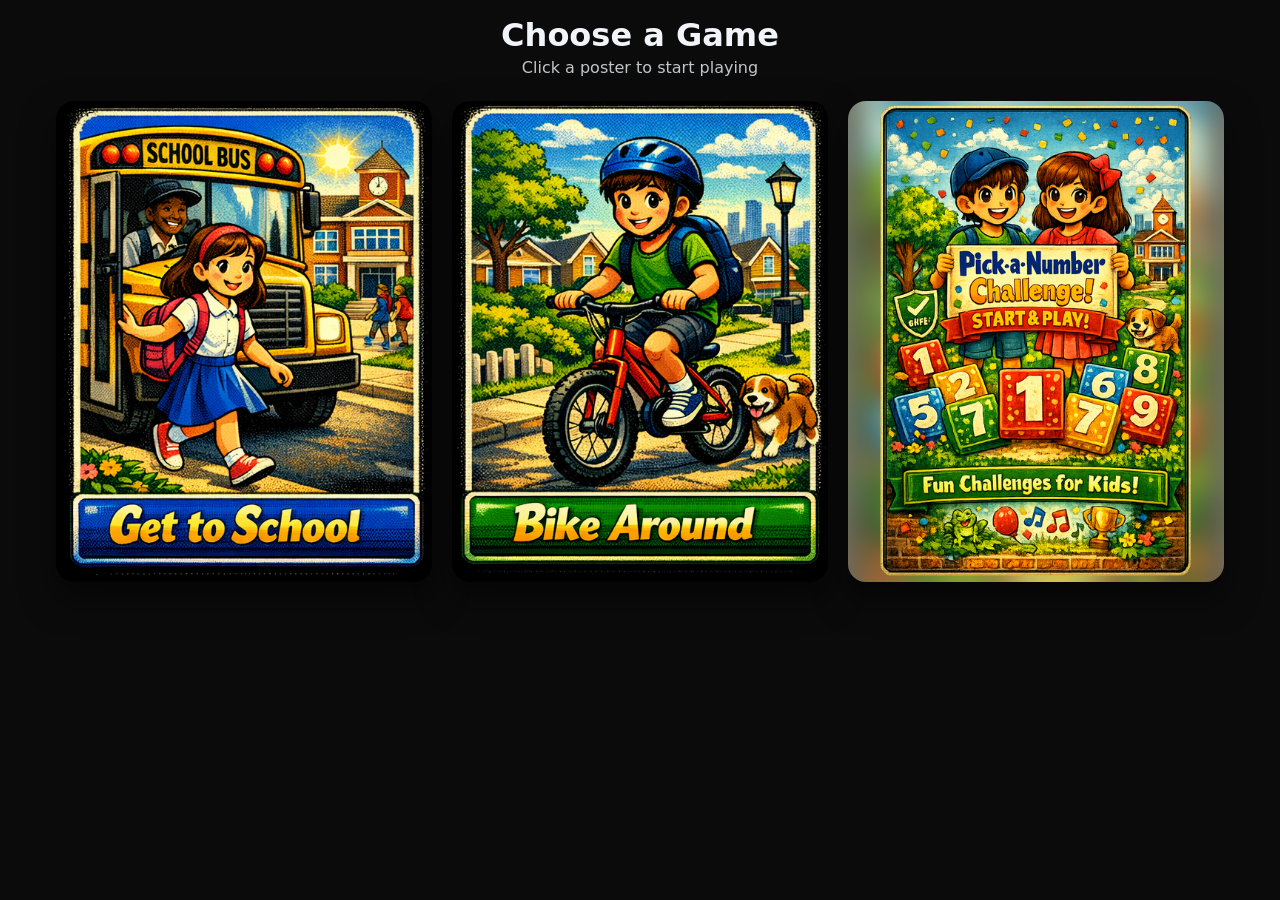
<file: index.html>
<!doctype html>
<html lang="en">
<head>
  <meta charset="utf-8" />
  <meta name="viewport" content="width=device-width, initial-scale=1" />
  <title>Vibe Games</title>

  <style>
    :root {
      --bg: #0b0b0b;
      --card: #111;
      --text: #f1f5f9;
      --gap: 1.25rem;
      --radius: 18px;
      --shadow: 0 16px 34px rgba(0,0,0,.55);
      --blue: #3b82f6;
      --green: #22c55e;
    }

    * { box-sizing: border-box; }

    html, body {
      margin: 0;
      min-height: 100%;
      background: var(--bg);
      color: var(--text);
      font-family: system-ui, -apple-system, Segoe UI, Roboto, Helvetica, Arial, sans-serif;
    }

    header {
      text-align: center;
      padding: 1rem 1rem 0.5rem;
    }

    header h1 {
      margin: 0 0 .25rem;
      font-weight: 800;
    }

    header p {
      margin: 0;
      opacity: 0.8;
    }

    main {
      width: min(1200px, 100%);
      margin: 0 auto;
      padding: 1rem 1rem 2rem;
      display: grid;
      grid-template-columns: repeat(auto-fit, minmax(360px, 1fr));
      gap: var(--gap);
      align-items: start;
    }

    .card {
      background: var(--card);
      border-radius: var(--radius);
      box-shadow: var(--shadow);
      overflow: hidden;
      display: flex;
      flex-direction: column;
    }

    /* Image is shown fully: no crop, no fixed height */
    .poster {
      display: block;
      width: 100%;
      height: auto;
    }

    .school { background: linear-gradient(#60a5fa, var(--blue)); }
    .bike   { background: linear-gradient(#34d399, var(--green)); }
  </style>
</head>

<body>
  <header>
    <h1>Choose a Game</h1>
    <p>Click a poster to start playing</p>
  </header>
  <main>
    <article class="card">
      <a href="/vibe-games/get-to-school">
        <img
          src="school.png"
          alt="Get to School"
          class="poster">
      </a>
    </article>
    <article class="card">
      <a href="/vibe-games/bike-around">
        <img
          src="bike.png"
          alt="Bike Around"
          class="poster">
      </a>
    </article>
    <article class="card">
      <a href="/vibe-games/consequences">
        <img
          src="consequences.png"
          alt="Consequences"
          class="poster">
      </a>
    </article>
  </main>
</body>
</html>
</file>
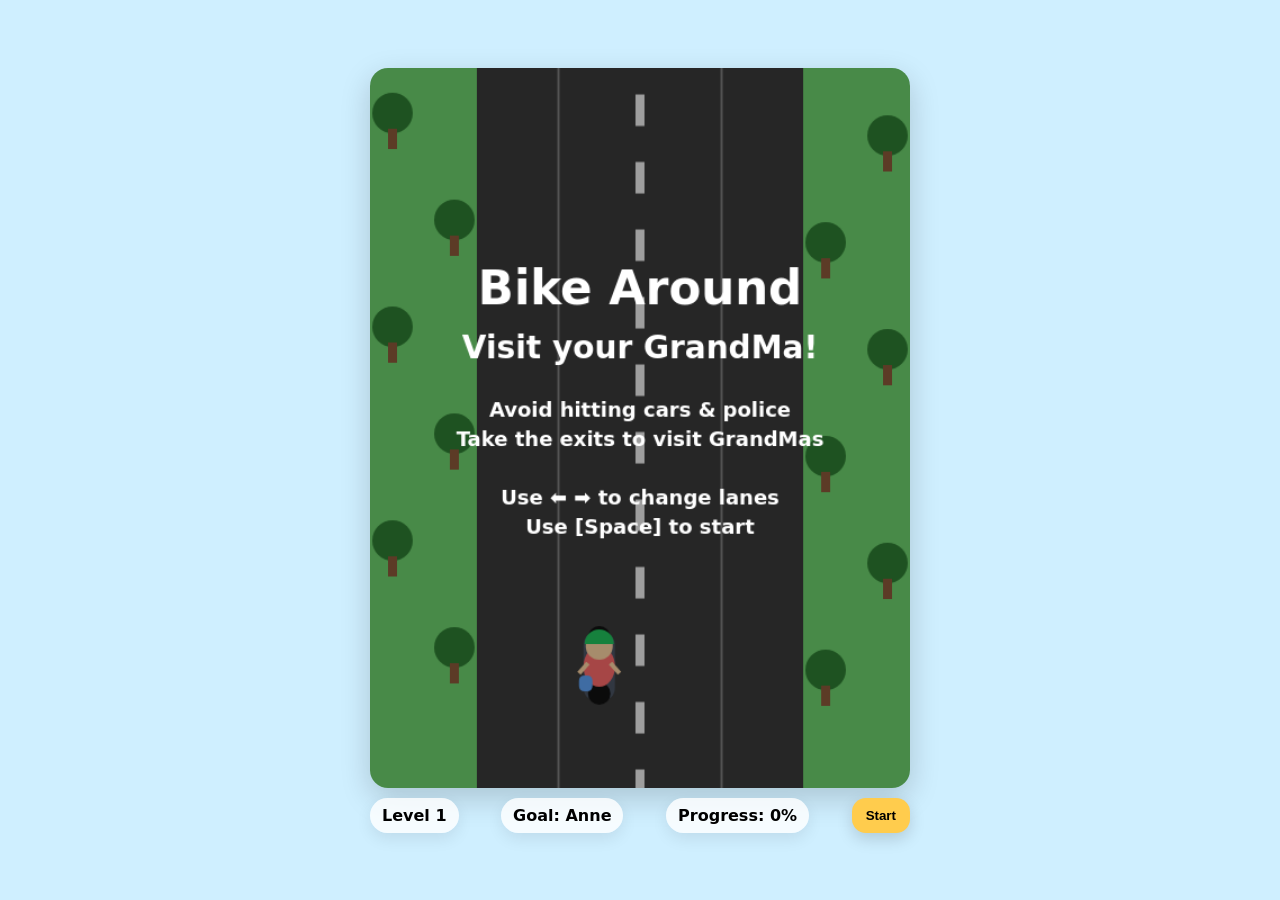
<file: bike-around/index.html>
<!doctype html>
<html lang="en">
<head>
  <meta charset="utf-8" />
  <meta name="viewport" content="width=device-width,initial-scale=1" />
  <title>Bike Around – visit your grandma</title>
  <style>
    :root { --bg:#cfefff; --road:#3a3a3a; --stripe:#f2f2f2; --grass:#6fd36f; }
    body {
      margin: 0; background: var(--bg); font-family: system-ui, -apple-system, Segoe UI, Roboto, Arial, sans-serif;
      display: grid; place-items: center; height: 100vh;
    }
    .wrap { width: min(540px, 96vw); }
    canvas {
      width: 100%; height: auto; aspect-ratio: 3/4; background: var(--bg);
      border-radius: 18px; box-shadow: 0 10px 30px rgba(0,0,0,.18);
      display:block;
    }
    .hud {
      margin-top: 10px; display:flex; gap:10px; flex-wrap:wrap; justify-content:space-between; align-items:center;
      font-weight: 800;
    }
    .pill {
      background: rgba(255,255,255,.82); padding: 8px 12px; border-radius: 999px;
      box-shadow: 0 6px 16px rgba(0,0,0,.08);
    }
    button {
      border: 0; padding: 10px 14px; border-radius: 14px; font-weight: 900; cursor:pointer;
      background: #ffcc4d; box-shadow: 0 6px 16px rgba(0,0,0,.15);
    }
    button:active { transform: translateY(1px); }
    .small { font-weight:700; opacity:.85; }
  </style>
</head>
<body>
  <div class="wrap">
    <canvas id="game" width="480" height="640" aria-label="Lane Changer Game"></canvas>
    <div class="hud">
      <div class="pill" id="levelPill">Level 1</div>
      <div class="pill" id="goalPill">Goal: Anne</div>
      <div class="pill" id="distancePill">Progress: 0%</div>
      <button id="startBtn">Start</button>
    </div>
  </div>
  <script src="js/game.js"></script>
</body>
</html>
</file>
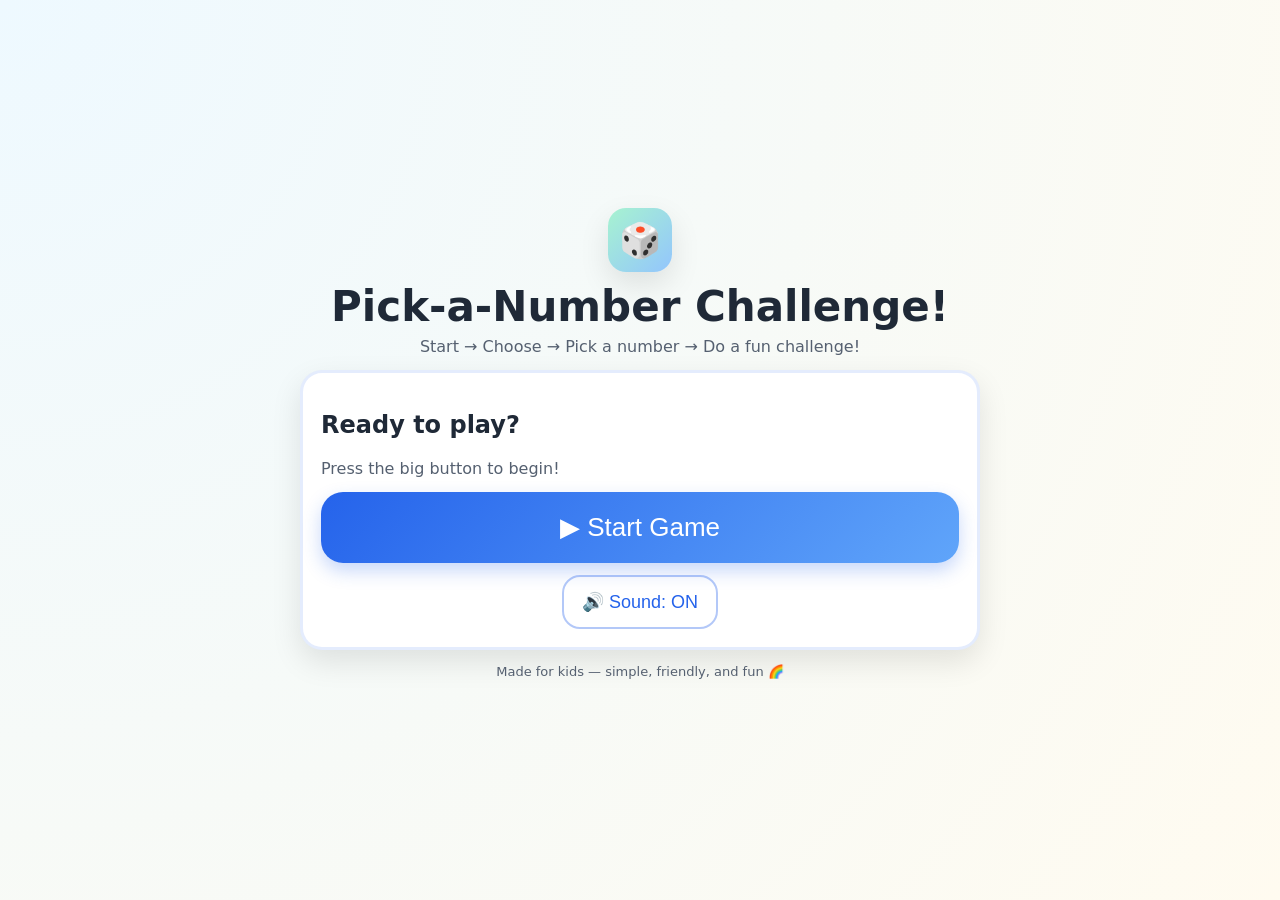
<file: consequences/index.html>
<!doctype html>
<html lang="en">
<head>
  <meta charset="utf-8" />
  <meta name="viewport" content="width=device-width, initial-scale=1" />
  <title>Pick-a-Number Challenge Game</title>
  <link rel="stylesheet" href="style.css" />
</head>
<body>

  <!-- Confetti canvas overlay -->
  <canvas id="confettiCanvas" aria-hidden="true"></canvas>

  <main class="app" aria-live="polite">
    <header class="header">
      <div class="badge">🎲</div>
      <h1>Pick‑a‑Number Challenge!</h1>
      <p class="subtitle">Start → Choose → Pick a number → Do a fun challenge!</p>
    </header>

    <!-- STEP 1: START -->
    <section id="stepStart" class="card step">
      <h2>Ready to play?</h2>
      <p class="hint">Press the big button to begin!</p>

      <button id="btnStart" class="btn btn-big" type="button">
        ▶ Start Game
      </button>

      <div class="controlsRow">
        <button id="btnSoundToggle" class="btn btn-ghost" type="button" aria-label="Toggle sound">
          🔊 Sound: ON
        </button>
      </div>
    </section>

    <!-- STEP 2: NAME -->
    <section id="stepName" class="card step hidden">
      <h2>What’s your name?</h2>
      <p class="hint">Type your name (or leave it blank).</p>

      <div class="nameRow">
        <label class="srOnly" for="playerName">Player name</label>
        <input id="playerName" class="nameInput" type="text" maxlength="16" placeholder="e.g. Alex" />
        <button id="btnNameNext" class="btn" type="button">Continue ➜</button>
      </div>

      <p class="tiny">Tip: Keep it short so it fits nicely 😊</p>
    </section>

    <!-- STEP 3: CHOOSE -->
    <section id="stepChoose" class="card step hidden">
      <h2 id="chooseTitle">Are you a boy or a girl?</h2>
      <p class="hint">Pick one for this round.</p>

      <div class="row">
        <button id="btnBoy" class="btn btn-choice" type="button" aria-label="Choose boy">
          🧢 Boy
        </button>
        <button id="btnGirl" class="btn btn-choice" type="button" aria-label="Choose girl">
          🎀 Girl
        </button>
      </div>

      <p class="tiny">(It’s okay—just pick whichever you want today.)</p>
    </section>

    <!-- STEP 4: PICK NUMBER -->
    <section id="stepNumbers" class="card step hidden">
      <h2 id="numbersTitle">Pick a number!</h2>
      <p class="hint">Tap a number from <strong>1</strong> to <strong>10</strong>.</p>

      <div class="optionsBar">
        <button id="btnResetNumbers" class="btn btn-ghost" type="button">
          ♻ Reset numbers
        </button>
      </div>

      <div id="numberGrid" class="grid" role="group" aria-label="Number choices"></div>

      <button id="btnBackToChoose" class="btn btn-ghost" type="button">
        ← Change boy/girl
      </button>
    </section>

    <!-- STEP 5: RESULT -->
    <section id="stepResult" class="card step hidden">
      <h2 id="resultTitle">Your Challenge</h2>

      <div class="resultBox" role="status">
        <div id="resultEmoji" class="resultEmoji">⭐</div>
        <p id="resultText" class="resultText">Challenge goes here…</p>
      </div>

      <div class="row">
        <button id="btnAnother" class="btn" type="button">🎲 Pick another number</button>
        <button id="btnRestart" class="btn btn-ghost" type="button">🔁 Restart</button>
      </div>

      <p class="tiny" id="pickedInfo"></p>
      <p class="tiny" id="repeatInfo"></p>
    </section>

    <footer class="footer">
      <p>Made for kids — simple, friendly, and fun 🌈</p>
    </footer>
  </main>

  <script src="game.js"></script>
</body>
</html>
</file>
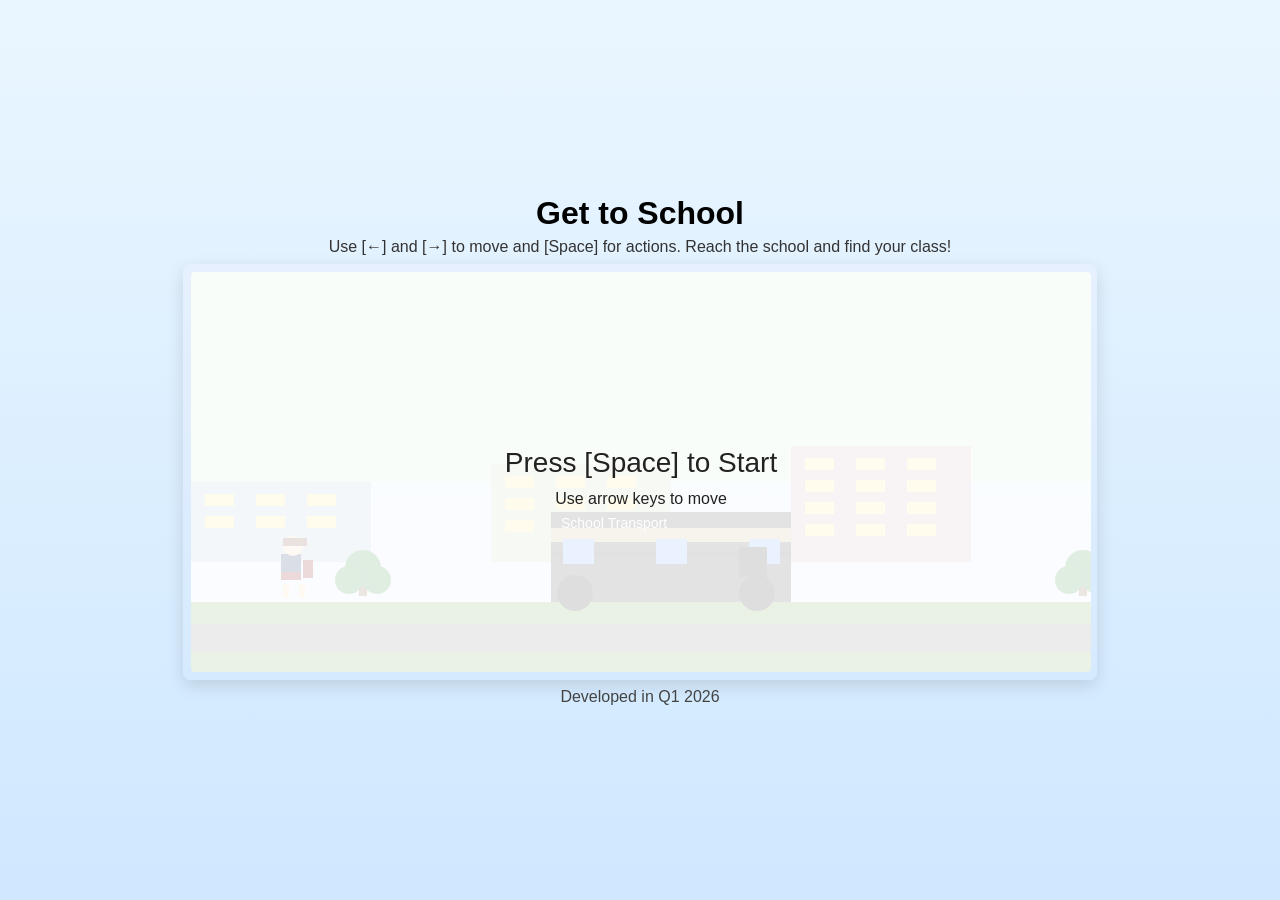
<file: get-to-school/index.html>
<!doctype html>
<html lang="en">
<head>
  <meta charset="utf-8" />
  <meta name="viewport" content="width=device-width,initial-scale=1" />
  <title>Get to School — 2D Game</title>
  <link rel="stylesheet" href="css/style.css">
</head>
<body>
  <main>
    <h1>Get to School</h1>
    <p class="hint">Use [←] and [→] to move and [Space] for actions. Reach the school and find your class!</p>
    <div class="canvas-wrap">
      <canvas id="game" width="900" height="400"></canvas>
    </div>
    <p class="credits">Developed in Q1 2026</p>
  </main>
  <script src="js/game.js"></script>
</body>
</html>
</file>
<file: consequences/style.css>
:root{
  --bg1: #fffbf0;
  --bg2: #eef9ff;
  --card: #ffffff;
  --ink: #1f2937;
  --muted: #556070;
  --primary: #2563eb;
  --primary2: #22c55e;
  --accent: #f59e0b;
  --shadow: 0 12px 30px rgba(0,0,0,0.10);
  --radius: 22px;
}

* { box-sizing: border-box; }

body{
  margin: 0;
  font-family: ui-rounded, "Comic Sans MS", "Trebuchet MS", system-ui, -apple-system, Segoe UI, Roboto, Arial, sans-serif;
  color: var(--ink);
  background: radial-gradient(circle at top left, var(--bg2), var(--bg1));
  min-height: 100vh;
  display: grid;
  place-items: center;
  padding: 18px;
}

/* Confetti overlay canvas */
#confettiCanvas{
  position: fixed;
  inset: 0;
  width: 100vw;
  height: 100vh;
  pointer-events: none;
  z-index: 999;
}

.app{ width: min(680px, 100%); position: relative; z-index: 1; }

.header{ text-align: center; margin-bottom: 12px; }

.badge{
  width: 64px; height: 64px;
  margin: 0 auto 10px;
  display: grid; place-items: center;
  border-radius: 18px;
  background: linear-gradient(135deg, #a7f3d0, #93c5fd);
  box-shadow: var(--shadow);
  font-size: 34px;
}

h1{
  margin: 6px 0 0;
  font-size: clamp(28px, 4vw, 42px);
}

.subtitle{
  margin: 6px 0 0;
  color: var(--muted);
  font-size: 16px;
}

.card{
  background: var(--card);
  border-radius: var(--radius);
  padding: 18px;
  box-shadow: var(--shadow);
  border: 3px solid rgba(37,99,235,0.12);
}

.step{ margin: 14px 0; }
.hidden{ display: none; }

.hint{
  color: var(--muted);
  margin-top: 6px;
  margin-bottom: 14px;
  font-size: 16px;
}

.tiny{
  color: var(--muted);
  font-size: 13px;
  margin-top: 12px;
}

.row{
  display: flex;
  gap: 12px;
  flex-wrap: wrap;
  justify-content: center;
  margin-top: 10px;
}

.controlsRow{
  display: flex;
  justify-content: center;
  margin-top: 12px;
}

.btn{
  border: none;
  background: var(--primary);
  color: white;
  padding: 14px 18px;
  border-radius: 18px;
  font-size: 18px;
  cursor: pointer;
  box-shadow: 0 8px 18px rgba(37,99,235,0.25);
  transition: transform 0.06s ease, filter 0.18s ease;
}

.btn:hover { filter: brightness(1.05); }
.btn:active { transform: translateY(2px) scale(0.99); }

.btn-big{
  width: 100%;
  font-size: 26px;
  padding: 20px 22px;
  border-radius: 22px;
  background: linear-gradient(135deg, var(--primary), #60a5fa);
}

.btn-choice{
  width: min(240px, 100%);
  background: linear-gradient(135deg, var(--primary2), #86efac);
  color: #0b2a15;
  box-shadow: 0 8px 18px rgba(34,197,94,0.22);
  font-weight: 800;
}

.btn-ghost{
  background: transparent;
  color: var(--primary);
  border: 2px solid rgba(37,99,235,0.35);
  box-shadow: none;
}

.grid{
  display: grid;
  grid-template-columns: repeat(5, 1fr);
  gap: 10px;
  margin: 12px 0 14px;
}

@media (max-width: 520px){
  .grid{ grid-template-columns: repeat(3, 1fr); }
}

.numBtn{
  background: linear-gradient(135deg, #fde68a, #fca5a5);
  color: #2a1a00;
  font-weight: 900;
  font-size: 22px;
  padding: 16px 0;
  border-radius: 18px;
  border: none;
  cursor: pointer;
  box-shadow: 0 10px 18px rgba(245,158,11,0.22);
  transition: transform 0.06s ease, filter 0.18s ease, opacity 0.18s ease;
}

.numBtn:hover { filter: brightness(1.03); }
.numBtn:active { transform: translateY(2px) scale(0.99); }

.numBtn:disabled{
  opacity: 0.35;
  cursor: not-allowed;
  box-shadow: none;
  filter: grayscale(0.2);
}

.optionsBar{
  display: flex;
  justify-content: center;
  margin-top: 6px;
  padding: 10px 10px 0;
}

.toggle{
  display: flex;
  gap: 10px;
  align-items: center;
  font-weight: 800;
  color: var(--muted);
}

.toggle input{
  width: 18px;
  height: 18px;
}

.resultBox{
  display: grid;
  grid-template-columns: 68px 1fr;
  gap: 12px;
  align-items: center;
  padding: 16px;
  border-radius: 20px;
  background: linear-gradient(135deg, #e0f2fe, #fef3c7);
  border: 2px dashed rgba(31,41,55,0.18);
  margin: 12px 0 14px;
}

.resultEmoji{
  font-size: 44px;
  width: 68px;
  height: 68px;
  display: grid;
  place-items: center;
  border-radius: 18px;
  background: rgba(255,255,255,0.8);
}

.resultText{
  margin: 0;
  font-size: 20px;
  line-height: 1.3;
}

.nameRow{
  display: flex;
  gap: 10px;
  flex-wrap: wrap;
  justify-content: center;
  align-items: center;
}

.nameInput{
  padding: 14px 14px;
  font-size: 18px;
  border-radius: 18px;
  border: 2px solid rgba(31,41,55,0.18);
  min-width: 220px;
  outline: none;
}

.nameInput:focus{
  border-color: rgba(37,99,235,0.55);
  box-shadow: 0 0 0 4px rgba(37,99,235,0.15);
}

/* screen-reader only label helper */
.srOnly{
  position: absolute;
  width: 1px;
  height: 1px;
  padding: 0;
  margin: -1px;
  overflow: hidden;
  clip: rect(0,0,0,0);
  white-space: nowrap;
  border: 0;
}

.footer{
  text-align: center;
  color: var(--muted);
  font-size: 13px;
  margin-top: 10px;
}
</file>
<file: get-to-school/css/style.css>
:root{
  --bg:#cfe8ff;
  --ground:#6aa84f;
  --road:#7f7f7f;
}
*{box-sizing:border-box;margin:0;padding:0}
body{font-family:Segoe UI,Roboto,Arial,sans-serif;background:linear-gradient(#eaf6ff, #cfe8ff);min-height:100vh;display:flex;align-items:center;justify-content:center}
main{width:950px;padding:18px;text-align:center}
h1{margin-bottom:6px}
.hint{color:#333;margin-bottom:8px}
.canvas-wrap{background:linear-gradient(#e6f0ff,#d6eaff);padding:8px;border-radius:8px;box-shadow:0 6px 18px rgba(0,0,0,0.12)}
canvas{display:block;background:transparent;border-radius:4px}
.credits{margin-top:8px;color:#444}
</file>
